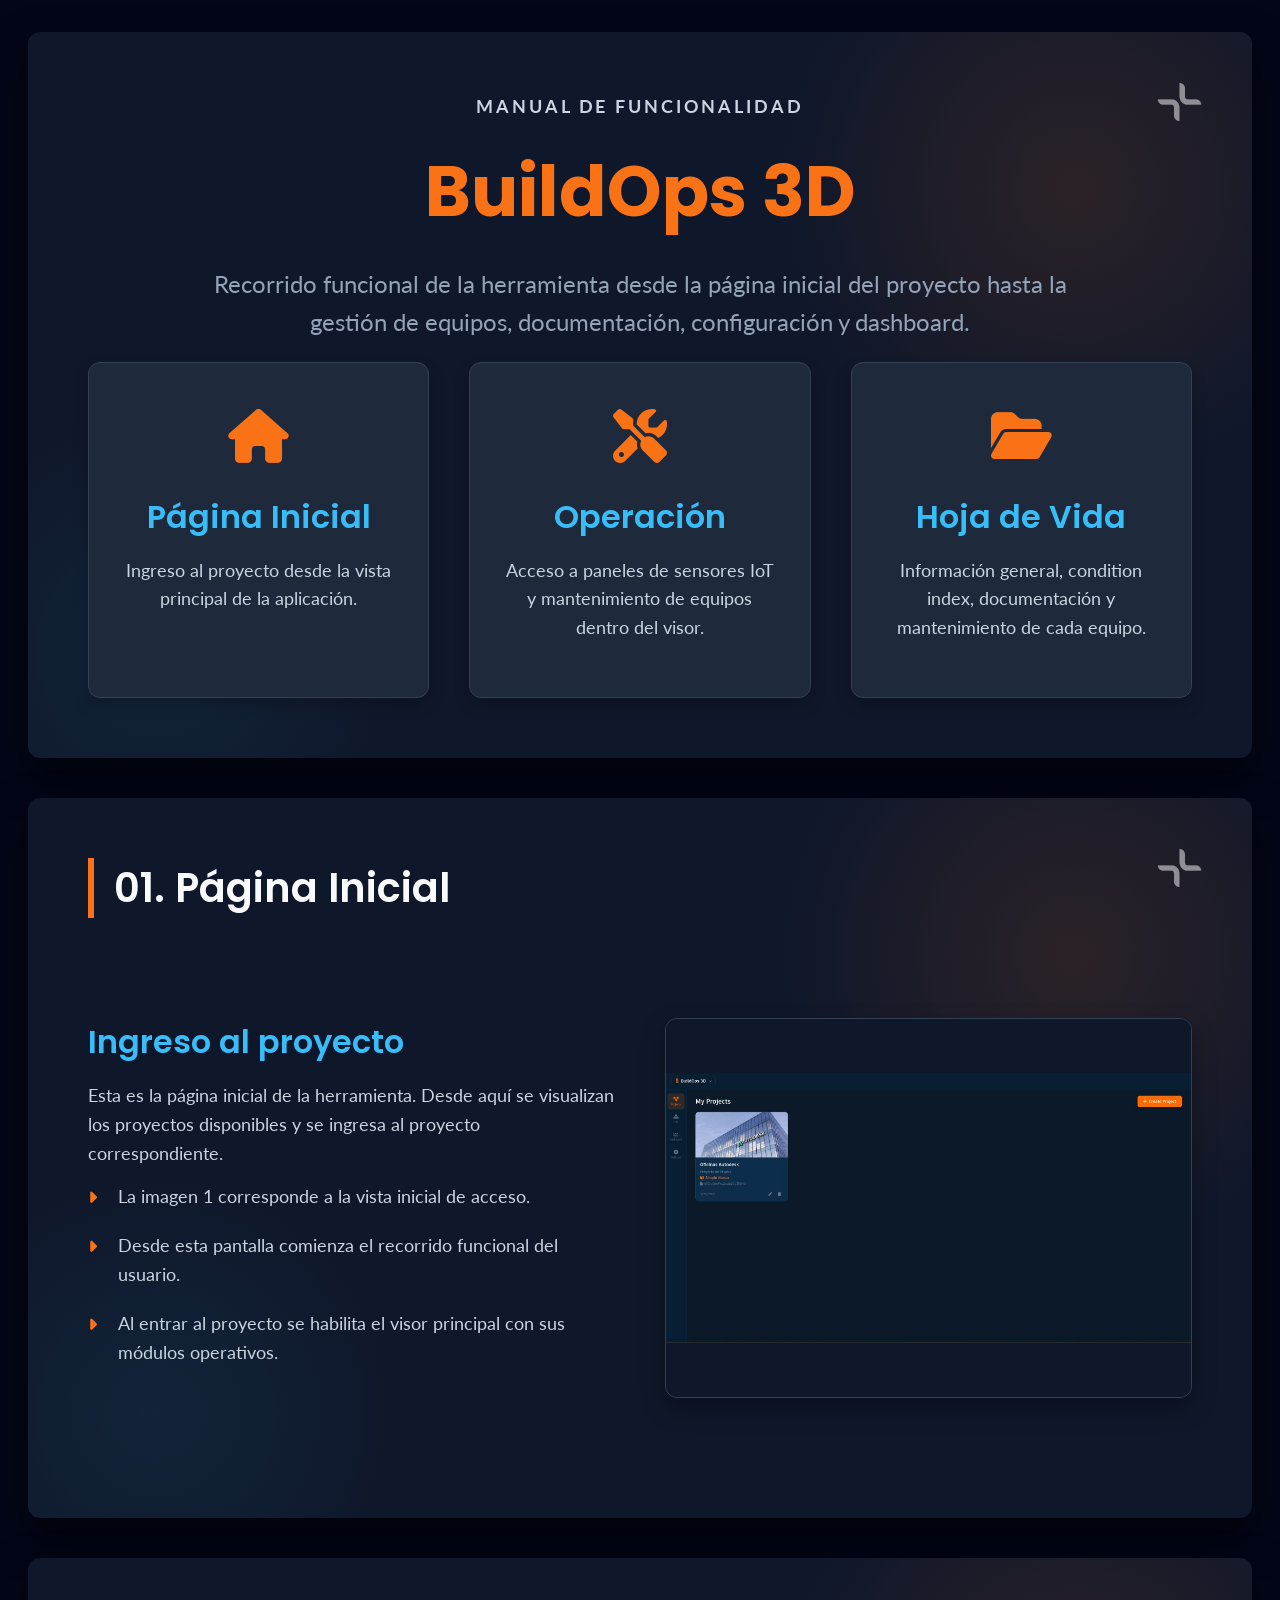
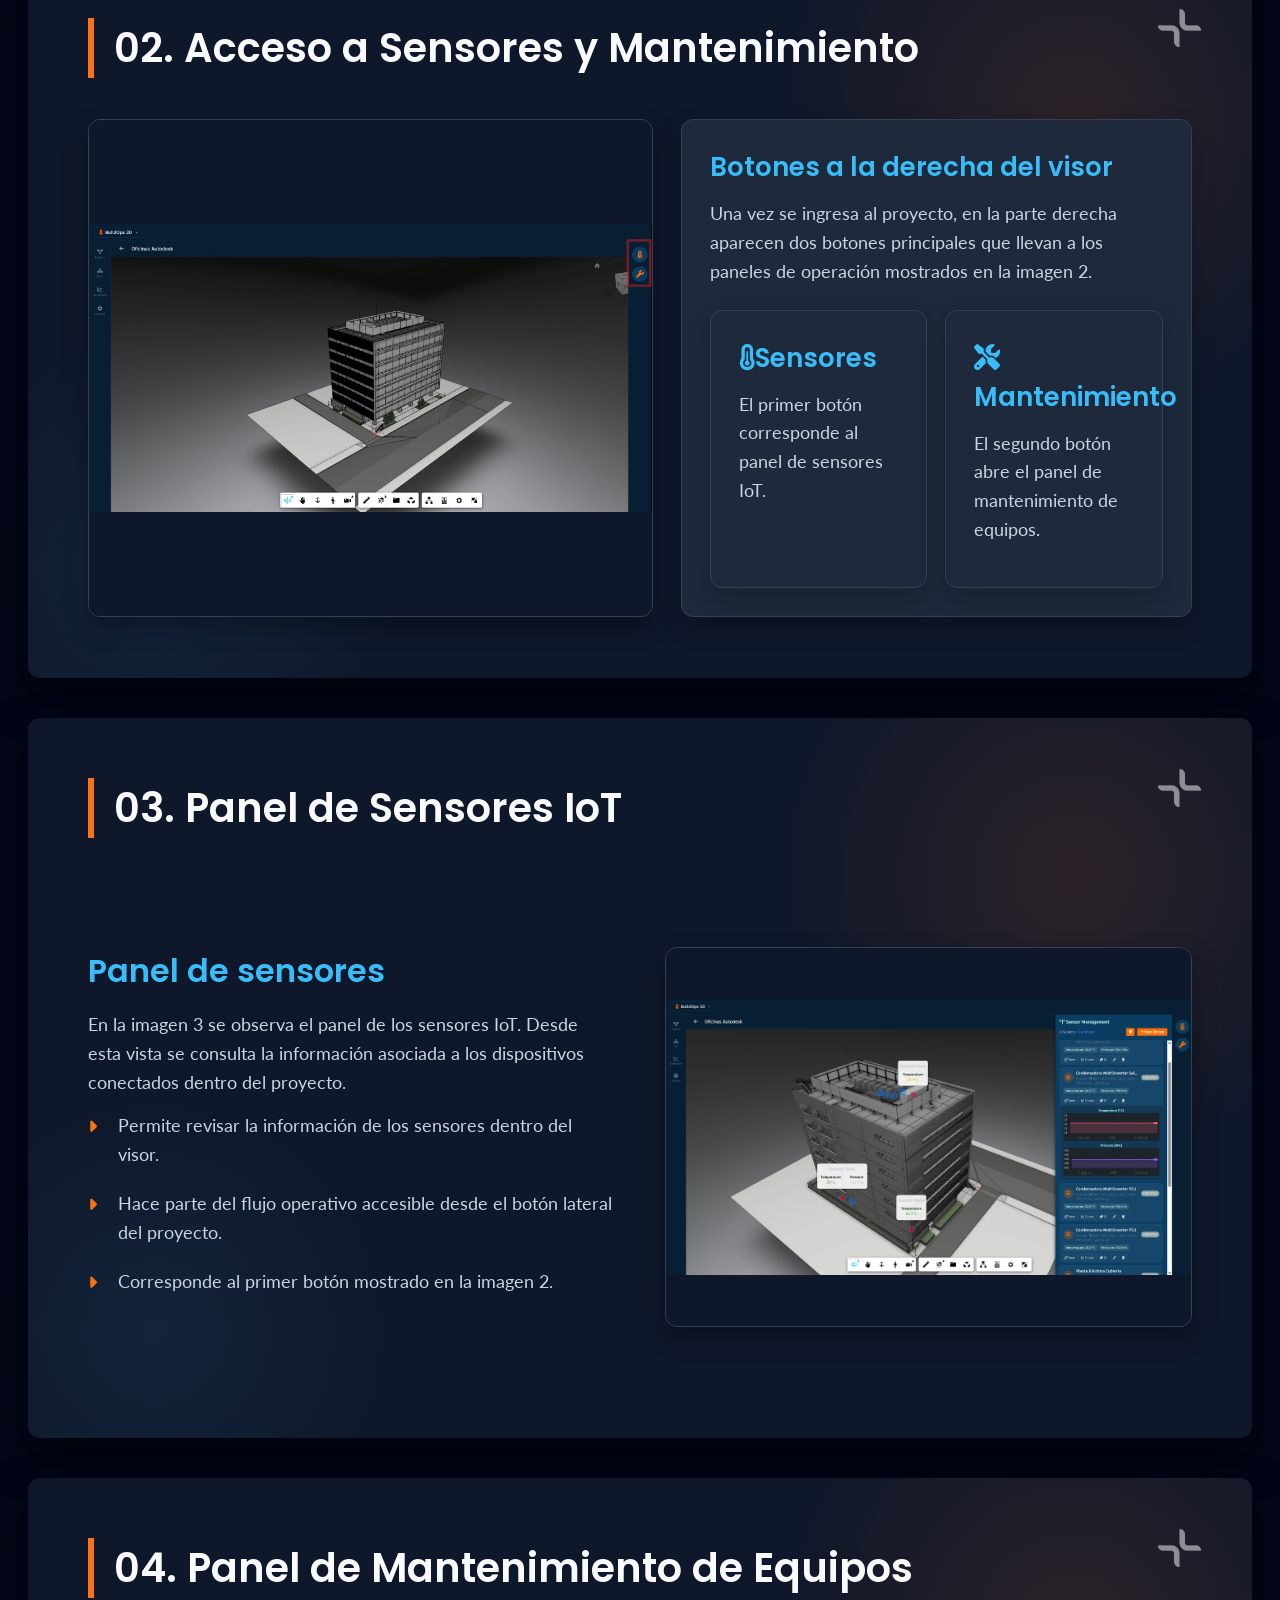
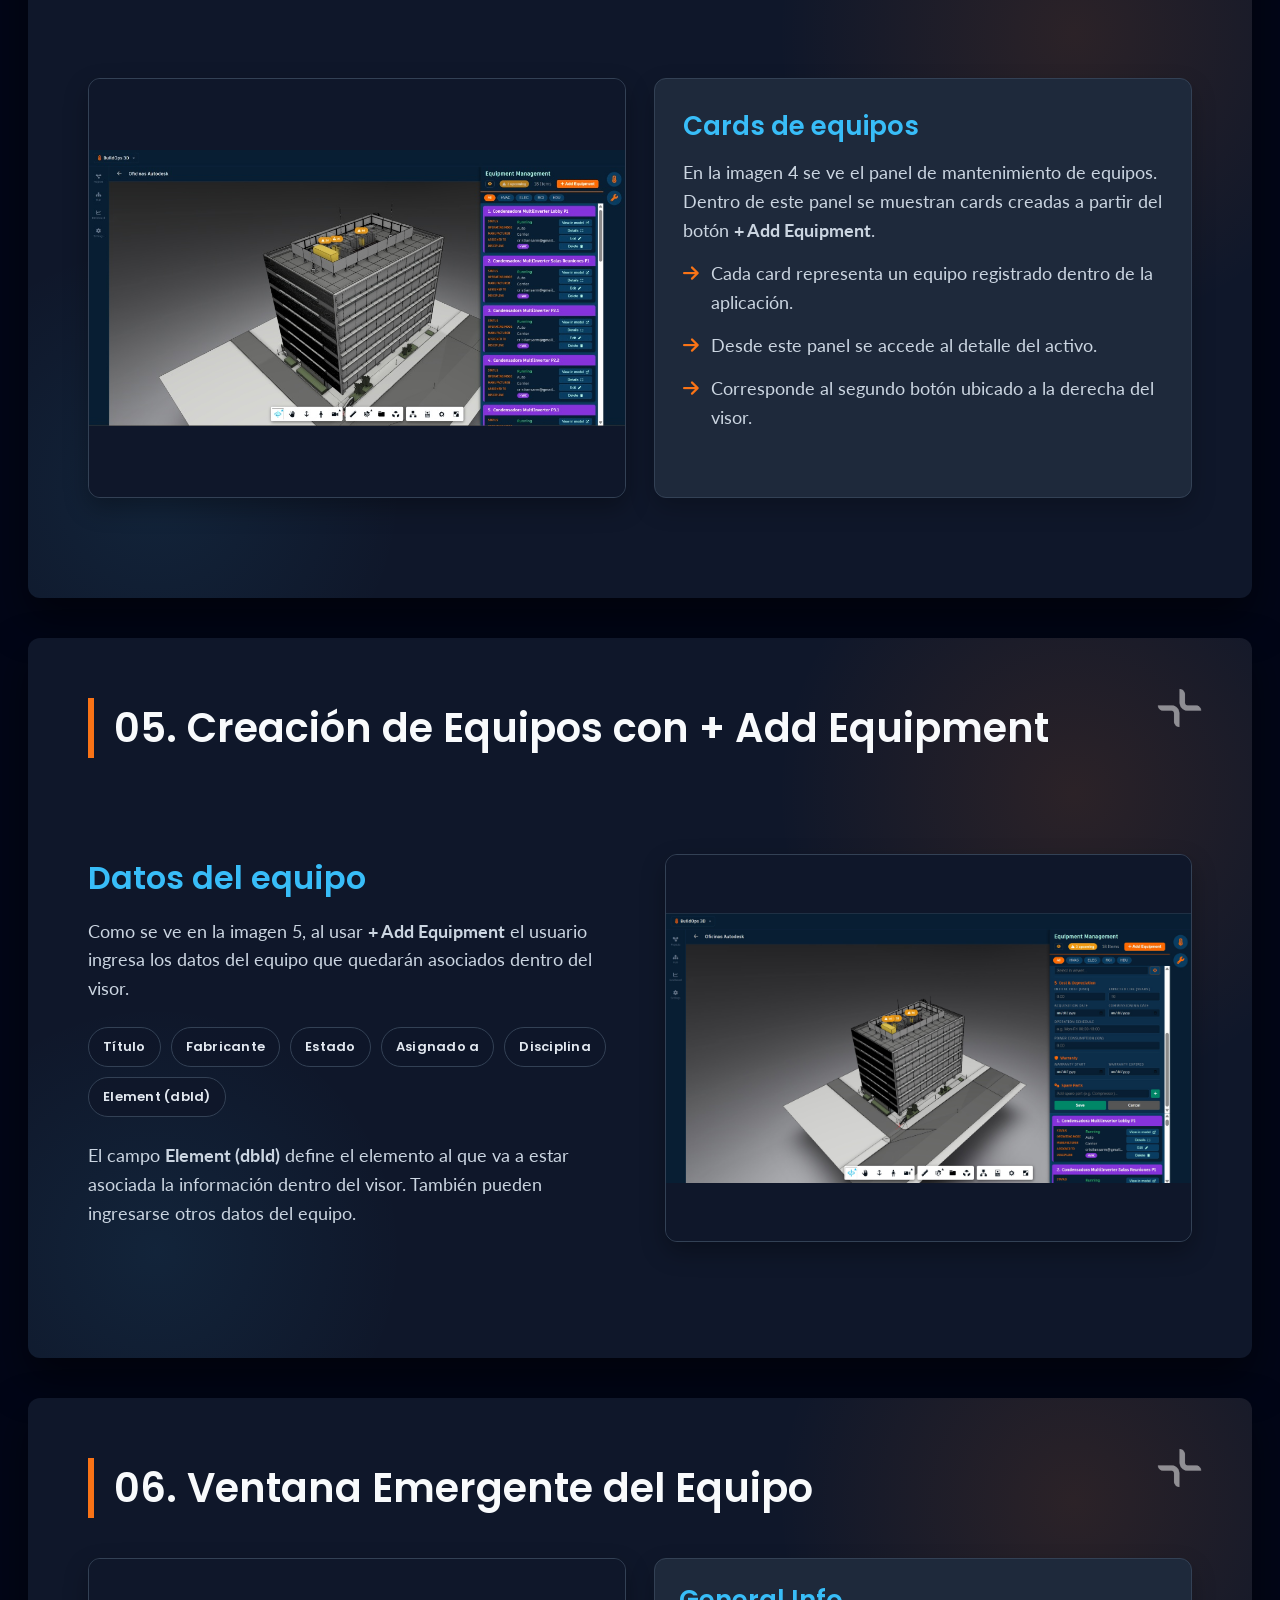
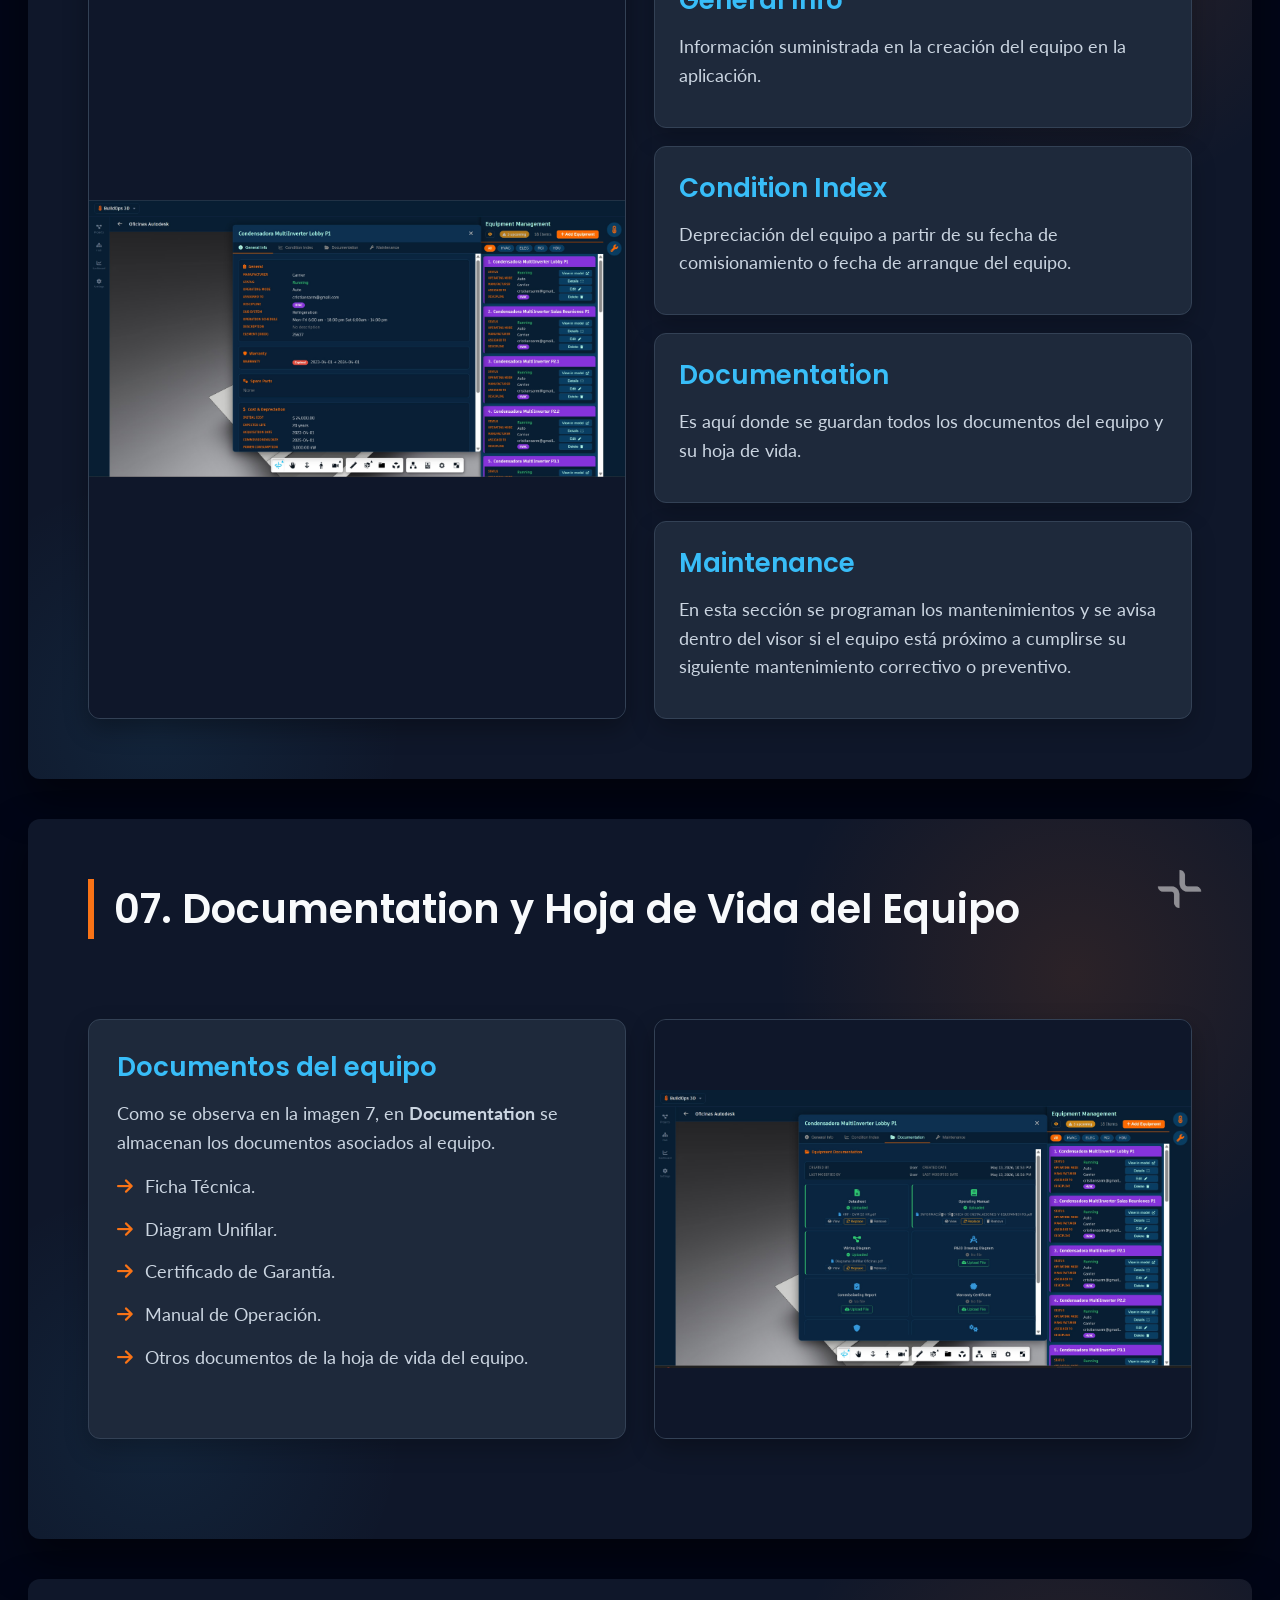
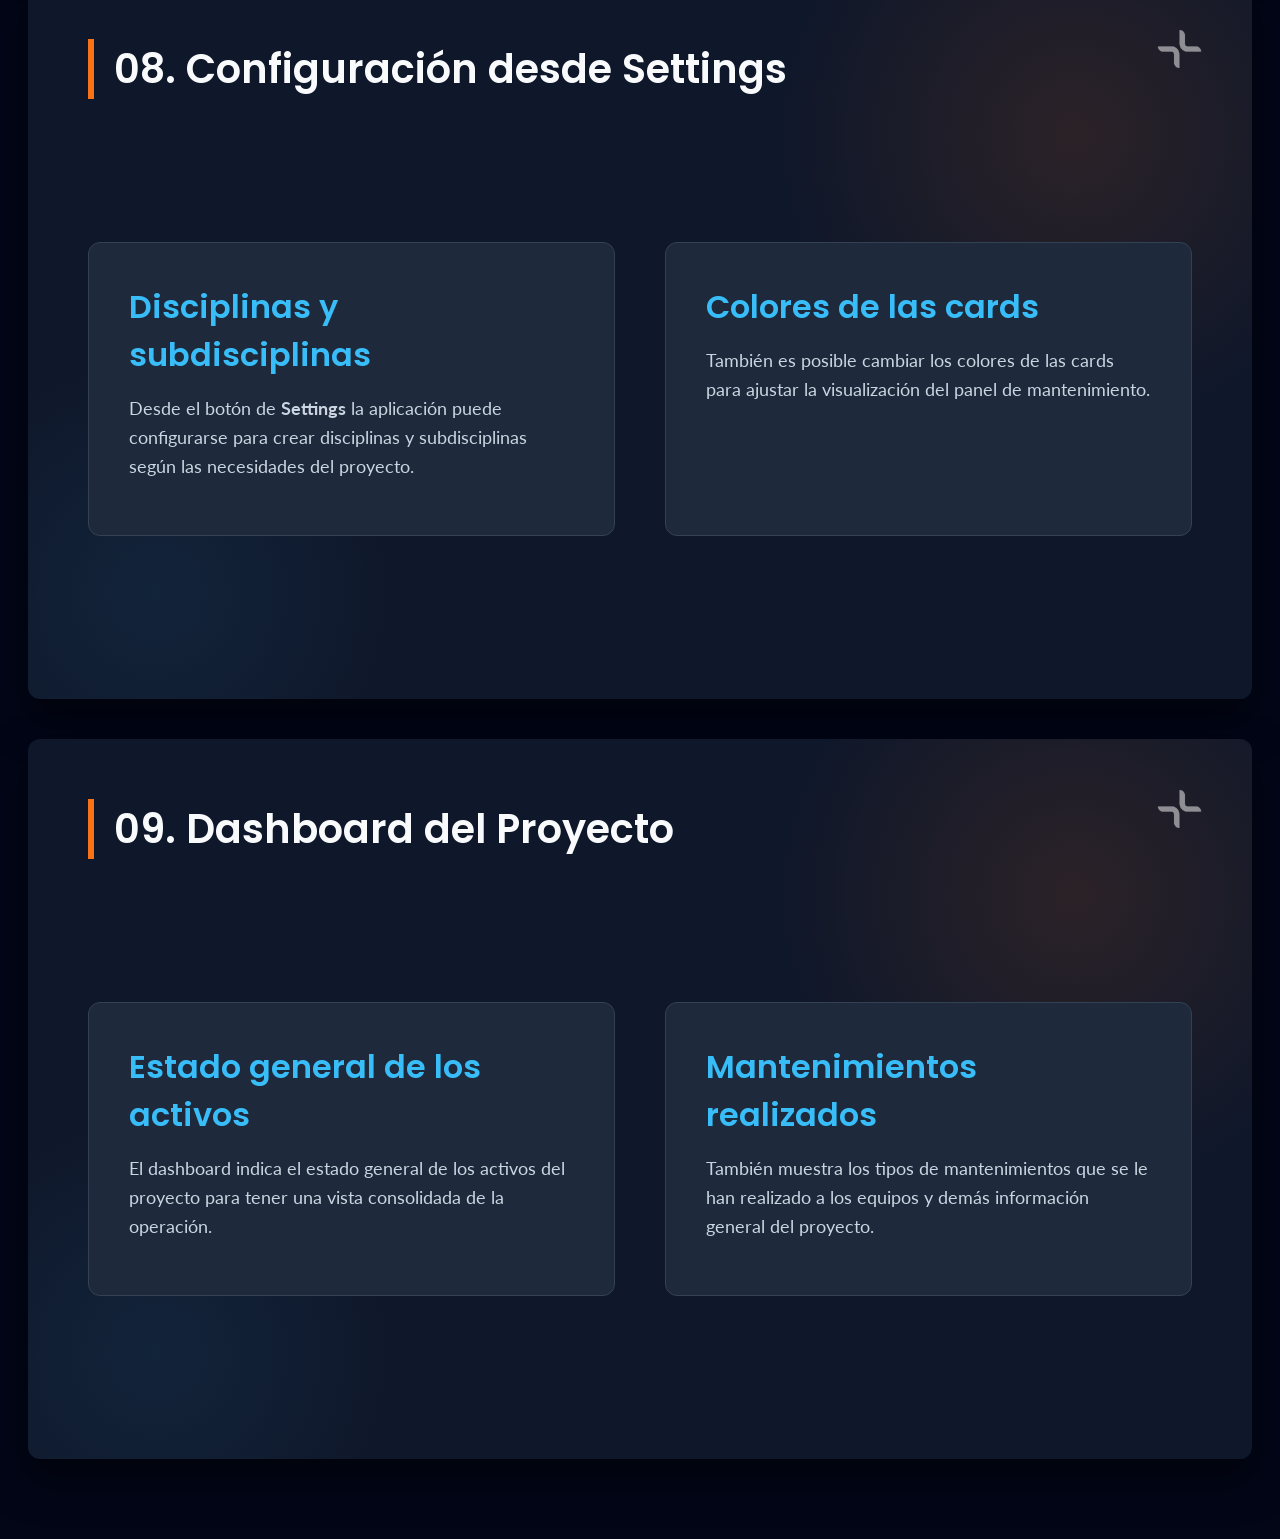
<file: manual.html>
<!DOCTYPE html>
<html lang="es">
<head>
    <meta charset="UTF-8">
    <meta name="viewport" content="width=device-width, initial-scale=1.0">
    <title>BuildOps 3D - Manual Interactivo</title>
    <link rel="preconnect" href="https://fonts.googleapis.com">
    <link rel="preconnect" href="https://fonts.gstatic.com" crossorigin>
    <link href="https://fonts.googleapis.com/css2?family=Poppins:wght@400;600;700&family=Lato:wght@400;700&display=swap" rel="stylesheet">
    <link rel="stylesheet" href="https://cdnjs.cloudflare.com/ajax/libs/font-awesome/6.5.1/css/all.min.css">
    <link rel="stylesheet" href="styles.css">
    <style>
        html {
            scroll-behavior: smooth;
        }

        body {
            padding: 32px 0 80px;
        }

        .slide-container {
            height: auto;
            min-height: 720px;
            width: min(1280px, calc(100vw - 56px));
        }

        .manual-nav {
            position: fixed;
            top: 24px;
            right: 24px;
            z-index: 120;
            display: flex;
            gap: 10px;
            flex-wrap: wrap;
            justify-content: flex-end;
            max-width: 520px;
        }

        .manual-nav a {
            background-color: rgba(15, 23, 42, 0.92);
            border: 1px solid #334155;
            border-radius: 999px;
            color: #cbd5e1;
            font-family: 'Poppins', sans-serif;
            font-size: 12px;
            font-weight: 600;
            letter-spacing: 0.04em;
            padding: 10px 14px;
            text-decoration: none;
            text-transform: uppercase;
            transition: transform 0.2s ease, border-color 0.2s ease, color 0.2s ease;
        }

        .manual-nav a:hover {
            border-color: #f97316;
            color: #f8fafc;
            transform: translateY(-1px);
        }

        .manual-hero {
            text-align: center;
        }

        .manual-hero .subtitle {
            max-width: 900px;
        }

        .eyebrow {
            color: #38bdf8;
            font-family: 'Poppins', sans-serif;
            font-size: 14px;
            font-weight: 700;
            letter-spacing: 0.16em;
            margin-bottom: 18px;
            text-transform: uppercase;
        }

        .module-grid,
        .manual-stack,
        .detail-grid,
        .doc-grid {
            align-items: stretch;
            display: grid;
            gap: 28px;
            width: 100%;
        }

        .module-grid {
            grid-template-columns: 1.05fr 0.95fr;
        }

        .manual-stack,
        .detail-grid,
        .doc-grid {
            grid-template-columns: repeat(2, minmax(0, 1fr));
        }

        .manual-card,
        .info-card,
        .doc-card,
        .stat-card {
            background-color: #1e293b;
            border: 1px solid #334155;
            border-radius: 12px;
            box-shadow: 0 10px 25px rgba(0, 0, 0, 0.22);
        }

        .manual-card,
        .doc-card,
        .stat-card {
            padding: 28px;
        }

        .info-card {
            padding: 22px 24px;
        }

        .manual-card h3,
        .info-card h3,
        .doc-card h3,
        .stat-card h3 {
            font-size: 26px;
            margin-bottom: 12px;
        }

        .info-stack {
            display: grid;
            gap: 18px;
        }

        .manual-list {
            list-style: none;
            margin: 0;
            padding: 0;
        }

        .manual-list li {
            padding-left: 28px;
            position: relative;
        }

        .manual-list li + li {
            margin-top: 14px;
        }

        .manual-list li::before {
            color: #f97316;
            content: '\f061';
            font-family: 'Font Awesome 6 Free';
            font-weight: 900;
            left: 0;
            position: absolute;
            top: 1px;
        }

        .field-cloud {
            display: flex;
            flex-wrap: wrap;
            gap: 10px;
            margin: 24px 0;
        }

        .field-tag {
            background-color: rgba(15, 23, 42, 0.9);
            border: 1px solid #334155;
            border-radius: 999px;
            color: #e2e8f0;
            display: inline-flex;
            font-family: 'Poppins', sans-serif;
            font-size: 13px;
            font-weight: 600;
            letter-spacing: 0.02em;
            padding: 9px 14px;
        }

        .stat-grid {
            display: grid;
            gap: 18px;
            grid-template-columns: repeat(2, minmax(0, 1fr));
            margin-top: 24px;
        }

        .module-grid .image-wrapper,
        .manual-stack .image-wrapper,
        .detail-grid .image-wrapper,
        .doc-grid .image-wrapper {
            min-height: 420px;
        }

        @media (max-width: 1100px) {
            .manual-nav {
                left: 24px;
                max-width: none;
                right: 24px;
            }

            .slide-container {
                padding: 88px 28px 40px;
                width: calc(100vw - 32px);
            }

            .module-grid,
            .manual-stack,
            .detail-grid,
            .doc-grid,
            .two-column,
            .tiled-content,
            .stat-grid {
                display: grid;
                grid-template-columns: 1fr;
            }

            .tiled-content {
                gap: 24px;
            }

            .slide-container .slide-title {
                font-size: 34px;
            }

            .title-layout .title-logo {
                height: 72px;
            }
        }

        @media (max-width: 720px) {
            body {
                gap: 24px;
                padding-top: 86px;
            }

            .manual-nav {
                backdrop-filter: blur(12px);
                background-color: rgba(2, 6, 23, 0.82);
                border-bottom: 1px solid #1e293b;
                justify-content: flex-start;
                left: 0;
                padding: 12px 14px;
                right: 0;
                top: 0;
            }

            .manual-nav a {
                font-size: 11px;
                padding: 8px 12px;
            }

            .slide-container {
                min-height: auto;
                padding: 32px 20px;
                width: calc(100vw - 20px);
            }

            .slide-container h1 {
                font-size: 48px;
            }

            .slide-container .subtitle {
                font-size: 20px;
            }
        }
    </style>
</head>
<body>
<!-- 
<nav class="manual-nav" aria-label="Navegación del manual">
    <a href="#slide1">Inicio</a>
    <a href="#slide2">Página Inicial</a>
    <a href="#slide3">Visor</a>
    <a href="#slide4">Sensores</a>
    <a href="#slide5">Mantenimiento</a>
    <a href="#slide6">Equipos</a>
    <a href="#slide7">Detalle</a>
    <a href="#slide8">Documentos</a>
    <a href="#slide9">Settings</a>
    <a href="#slide10">Dashboard</a>
</nav> -->

<div class="slide-container manual-hero" id="slide1">
    <div class="title-layout">
        <p class="eyebrow">Manual de funcionalidad</p>
        <h1 class="title-brand">
            <!-- <img class="title-logo" src="05. IMAGOTIPO BLANCO AREA RESERVA.png" alt="OTTO" onerror="this.style.display='none'"> -->
            <span>BuildOps 3D</span>
        </h1>
        <p class="subtitle">Recorrido funcional de la herramienta desde la página inicial del proyecto hasta la gestión de equipos, documentación, configuración y dashboard.</p>
    </div>

    <div class="tiled-content">
        <div class="tile">
            <div class="icon"><i class="fa-solid fa-house"></i></div>
            <h3>Página Inicial</h3>
            <p>Ingreso al proyecto desde la vista principal de la aplicación.</p>
        </div>
        <div class="tile">
            <div class="icon"><i class="fa-solid fa-screwdriver-wrench"></i></div>
            <h3>Operación</h3>
            <p>Acceso a paneles de sensores IoT y mantenimiento de equipos dentro del visor.</p>
        </div>
        <div class="tile">
            <div class="icon"><i class="fa-solid fa-folder-open"></i></div>
            <h3>Hoja de Vida</h3>
            <p>Información general, condition index, documentación y mantenimiento de cada equipo.</p>
        </div>
    </div>

    <img class="watermark" src="04. MONOGRAMA BLANCO AREA RESERVA.png" alt="OTTO" onerror="this.style.display='none'">
</div>

<div class="slide-container" id="slide2">
    <h2 class="slide-title">01. Página Inicial</h2>
    <div class="content-area">
        <div class="two-column">
            <div>
                <h3>Ingreso al proyecto</h3>
                <p>Esta es la página inicial de la herramienta. Desde aquí se visualizan los proyectos disponibles y se ingresa al proyecto correspondiente.</p>
                <ul>
                    <li>La imagen 1 corresponde a la vista inicial de acceso.</li>
                    <li>Desde esta pantalla comienza el recorrido funcional del usuario.</li>
                    <li>Al entrar al proyecto se habilita el visor principal con sus módulos operativos.</li>
                </ul>
            </div>
            <div class="image-wrapper">
                <img src="Imagen1.jpg" alt="Página inicial del proyecto" onerror="this.style.display='none'">
            </div>
        </div>
    </div>
    <img class="watermark" src="04. MONOGRAMA BLANCO AREA RESERVA.png" alt="OTTO" onerror="this.style.display='none'">
</div>

<div class="slide-container" id="slide3">
    <h2 class="slide-title">02. Acceso a Sensores y Mantenimiento</h2>
    <div class="content-area">
        <div class="module-grid">
            <div class="image-wrapper">
                <img src="Imagen2.jpg" alt="Botones del visor para sensores y mantenimiento" onerror="this.style.display='none'">
            </div>
            <div class="manual-card">
                <h3>Botones a la derecha del visor</h3>
                <p>Una vez se ingresa al proyecto, en la parte derecha aparecen dos botones principales que llevan a los paneles de operación mostrados en la imagen 2.</p>
                <div class="stat-grid">
                    <div class="stat-card">
                        <h3><i class="fa-solid fa-temperature-three-quarters"></i>Sensores</h3>
                        <p>El primer botón corresponde al panel de sensores IoT.</p>
                    </div>
                    <div class="stat-card">
                        <h3><i class="fa-solid fa-screwdriver-wrench"></i>Mantenimiento</h3>
                        <p>El segundo botón abre el panel de mantenimiento de equipos.</p>
                    </div>
                </div>
            </div>
        </div>
    </div>
    <img class="watermark" src="04. MONOGRAMA BLANCO AREA RESERVA.png" alt="OTTO" onerror="this.style.display='none'">
</div>

<div class="slide-container" id="slide4">
    <h2 class="slide-title">03. Panel de Sensores IoT</h2>
    <div class="content-area">
        <div class="two-column">
            <div>
                <h3>Panel de sensores</h3>
                <p>En la imagen 3 se observa el panel de los sensores IoT. Desde esta vista se consulta la información asociada a los dispositivos conectados dentro del proyecto.</p>
                <ul>
                    <li>Permite revisar la información de los sensores dentro del visor.</li>
                    <li>Hace parte del flujo operativo accesible desde el botón lateral del proyecto.</li>
                    <li>Corresponde al primer botón mostrado en la imagen 2.</li>
                </ul>
            </div>
            <div class="image-wrapper">
                <img src="Imagen3.jpg" alt="Panel de sensores IoT" onerror="this.style.display='none'">
            </div>
        </div>
    </div>
    <img class="watermark" src="04. MONOGRAMA BLANCO AREA RESERVA.png" alt="OTTO" onerror="this.style.display='none'">
</div>

<div class="slide-container" id="slide5">
    <h2 class="slide-title">04. Panel de Mantenimiento de Equipos</h2>
    <div class="content-area">
        <div class="manual-stack">
            <div class="image-wrapper">
                <img src="Imagen4.jpg" alt="Panel de mantenimiento por tarjetas" onerror="this.style.display='none'">
            </div>
            <div class="manual-card">
                <h3>Cards de equipos</h3>
                <p>En la imagen 4 se ve el panel de mantenimiento de equipos. Dentro de este panel se muestran cards creadas a partir del botón <strong>+ Add Equipment</strong>.</p>
                <ul class="manual-list">
                    <li>Cada card representa un equipo registrado dentro de la aplicación.</li>
                    <li>Desde este panel se accede al detalle del activo.</li>
                    <li>Corresponde al segundo botón ubicado a la derecha del visor.</li>
                </ul>
            </div>
        </div>
    </div>
    <img class="watermark" src="04. MONOGRAMA BLANCO AREA RESERVA.png" alt="OTTO" onerror="this.style.display='none'">
</div>

<div class="slide-container" id="slide6">
    <h2 class="slide-title">05. Creación de Equipos con + Add Equipment</h2>
    <div class="content-area">
        <div class="two-column">
            <div>
                <h3>Datos del equipo</h3>
                <p>Como se ve en la imagen 5, al usar <strong>+ Add Equipment</strong> el usuario ingresa los datos del equipo que quedarán asociados dentro del visor.</p>
                <div class="field-cloud">
                    <span class="field-tag">Título</span>
                    <span class="field-tag">Fabricante</span>
                    <span class="field-tag">Estado</span>
                    <span class="field-tag">Asignado a</span>
                    <span class="field-tag">Disciplina</span>
                    <span class="field-tag">Element (dbId)</span>
                </div>
                <p>El campo <strong>Element (dbId)</strong> define el elemento al que va a estar asociada la información dentro del visor. También pueden ingresarse otros datos del equipo.</p>
            </div>
            <div class="image-wrapper">
                <img src="Imagen5.jpg" alt="Formulario para crear equipos" onerror="this.style.display='none'">
            </div>
        </div>
    </div>
    <img class="watermark" src="04. MONOGRAMA BLANCO AREA RESERVA.png" alt="OTTO" onerror="this.style.display='none'">
</div>

<div class="slide-container" id="slide7">
    <h2 class="slide-title">06. Ventana Emergente del Equipo</h2>
    <div class="content-area">
        <div class="detail-grid">
            <div class="image-wrapper">
                <img src="Imagen6.jpg" alt="Ventana emergente con información del equipo" onerror="this.style.display='none'">
            </div>
            <div class="info-stack">
                <div class="info-card">
                    <h3>General Info</h3>
                    <p>Información suministrada en la creación del equipo en la aplicación.</p>
                </div>
                <div class="info-card">
                    <h3>Condition Index</h3>
                    <p>Depreciación del equipo a partir de su fecha de comisionamiento o fecha de arranque del equipo.</p>
                </div>
                <div class="info-card">
                    <h3>Documentation</h3>
                    <p>Es aquí donde se guardan todos los documentos del equipo y su hoja de vida.</p>
                </div>
                <div class="info-card">
                    <h3>Maintenance</h3>
                    <p>En esta sección se programan los mantenimientos y se avisa dentro del visor si el equipo está próximo a cumplirse su siguiente mantenimiento correctivo o preventivo.</p>
                </div>
            </div>
        </div>
    </div>
    <img class="watermark" src="04. MONOGRAMA BLANCO AREA RESERVA.png" alt="OTTO" onerror="this.style.display='none'">
</div>

<div class="slide-container" id="slide8">
    <h2 class="slide-title">07. Documentation y Hoja de Vida del Equipo</h2>
    <div class="content-area">
        <div class="doc-grid">
            <div class="doc-card">
                <h3>Documentos del equipo</h3>
                <p>Como se observa en la imagen 7, en <strong>Documentation</strong> se almacenan los documentos asociados al equipo.</p>
                <ul class="manual-list">
                    <li>Ficha Técnica.</li>
                    <li>Diagram Unifilar.</li>
                    <li>Certificado de Garantía.</li>
                    <li>Manual de Operación.</li>
                    <li>Otros documentos de la hoja de vida del equipo.</li>
                </ul>
            </div>
            <div class="image-wrapper">
                <img src="Imagen7.jpg" alt="Panel de documentación del equipo" onerror="this.style.display='none'">
            </div>
        </div>
    </div>
    <img class="watermark" src="04. MONOGRAMA BLANCO AREA RESERVA.png" alt="OTTO" onerror="this.style.display='none'">
</div>

<div class="slide-container" id="slide9">
    <h2 class="slide-title">08. Configuración desde Settings</h2>
    <div class="content-area">
        <div class="two-column tiled">
            <div>
                <h3>Disciplinas y subdisciplinas</h3>
                <p>Desde el botón de <strong>Settings</strong> la aplicación puede configurarse para crear disciplinas y subdisciplinas según las necesidades del proyecto.</p>
            </div>
            <div>
                <h3>Colores de las cards</h3>
                <p>También es posible cambiar los colores de las cards para ajustar la visualización del panel de mantenimiento.</p>
            </div>
        </div>
    </div>
    <img class="watermark" src="04. MONOGRAMA BLANCO AREA RESERVA.png" alt="OTTO" onerror="this.style.display='none'">
</div>

<div class="slide-container" id="slide10">
    <h2 class="slide-title">09. Dashboard del Proyecto</h2>
    <div class="content-area">
        <div class="two-column tiled">
            <div>
                <h3>Estado general de los activos</h3>
                <p>El dashboard indica el estado general de los activos del proyecto para tener una vista consolidada de la operación.</p>
            </div>
            <div>
                <h3>Mantenimientos realizados</h3>
                <p>También muestra los tipos de mantenimientos que se le han realizado a los equipos y demás información general del proyecto.</p>
            </div>
        </div>
    </div>
    <img class="watermark" src="04. MONOGRAMA BLANCO AREA RESERVA.png" alt="OTTO" onerror="this.style.display='none'">
</div>

<script src="script.js"></script>
</body>
</html>
</file>
<file: styles.css>
/* 1. CONFIGURACION Y PRINCIPIOS DE DISENO CORE */
* { box-sizing: border-box; }
p { margin: 0; margin-bottom: 15px; }
body {
    background-color: #020617;
    display: grid;
    gap: 40px;
    grid-template-columns: 1fr;
    margin: 0;
    min-height: 100vh;
    padding: 40px 0;
    place-items: center;
}

/* Contenedor de Diapositiva (Dark Theme) */
.slide-container {
    align-items: center;
    background-color: #0f172a;
    border-radius: 12px;
    box-shadow: 0 20px 40px rgba(0, 0, 0, 0.5);
    display: flex;
    flex-direction: column;
    font-family: 'Lato', sans-serif;
    height: 720px;
    justify-content: center;
    overflow: hidden;
    padding: 60px;
    position: relative;
    width: 1280px;
}

/* Degradados abstractos para interes visual */
.slide-container::before {
    content: '';
    position: absolute;
    top: -20%;
    right: -10%;
    width: 600px;
    height: 600px;
    background: radial-gradient(circle, rgba(249, 115, 22, 0.12) 0%, rgba(15, 23, 42, 0) 70%);
    border-radius: 50%;
    z-index: 0;
    pointer-events: none;
}
.slide-container::after {
    content: '';
    position: absolute;
    bottom: -20%;
    left: -10%;
    width: 500px;
    height: 500px;
    background: radial-gradient(circle, rgba(56, 189, 248, 0.08) 0%, rgba(15, 23, 42, 0) 70%);
    border-radius: 50%;
    z-index: 0;
    pointer-events: none;
}
.slide-container > * { position: relative; z-index: 1; }

/* 2. TIPOGRAFIA CONSISTENTE */
.slide-container h1, .slide-container h2, .slide-container h3 {
    color: #f8fafc;
    font-weight: 700;
    font-family: 'Poppins', sans-serif;
    margin: 0;
}
.slide-container p, .slide-container li, .slide-container .subtitle, .slide-container .number-label,
.slide-container .legend li, .slide-container .chart-summary, .slide-container th, .slide-container td,
.slide-container .bleed-text-side p {
    color: #cbd5e1;
    font-family: 'Lato', sans-serif;
}
.slide-container h1 { font-size: 70px; }
.slide-container .slide-title {
    font-size: 40px;
    font-weight: 600;
    margin-bottom: 40px;
    text-align: left;
    width: 100%;
    border-left: 6px solid #f97316;
    padding-left: 20px;
    color: #f8fafc;
}
.slide-container h3 { font-size: 32px; font-weight: 600; margin-bottom: 15px; color: #38bdf8; }
.slide-container p, .slide-container li, .slide-container .legend li, .slide-container .chart-summary,
.slide-container th, .slide-container td, .slide-container .bleed-text-side p {
    font-size: 18px;
    line-height: 1.6;
}
.slide-container .subtitle { font-weight: 400; margin: 20px auto; color: #94a3b8; font-size: 24px; }
.slide-container .content-area {
    align-items: center;
    display: flex;
    flex-direction: column;
    flex-grow: 1;
    justify-content: center;
    width: 100%;
}

/* 3. DEFINICIONES DE DISENO (LAYOUTS) */
.title-layout { text-align: center; max-width: 900px; }
.title-layout .title-brand {
    align-items: center;
    display: flex;
    flex-wrap: wrap;
    gap: 18px;
    justify-content: center;
}
.title-layout .title-logo {
    display: block;
    height: 86px;
    max-width: 360px;
    object-fit: contain;
    width: auto;
}
.title-layout h1 span { color: #f97316; }
.two-column { align-items: flex-start; display: grid; grid-template-columns: 1fr 1fr; gap: 50px; width: 100%; }
.two-column.tiled { align-items: stretch; }
.two-column.tiled > div {
    background-color: #1e293b;
    border-radius: 12px;
    border: 1px solid #334155;
    padding: 40px;
    text-align: left;
}
.two-column ul { list-style: none; margin: 0; padding-left: 0; }
.two-column li { margin-bottom: 20px; position: relative; padding-left: 30px; }
.two-column li::before {
    content: '\f0da';
    font-family: 'Font Awesome 6 Free';
    font-weight: 900;
    position: absolute;
    left: 0;
    top: 2px;
    color: #f97316;
}

/* Estilos de Imagen */
.image-wrapper {
    background-color: #1e293b;
    border-radius: 12px;
    display: flex;
    align-items: center;
    justify-content: center;
    box-shadow: 0 10px 25px rgba(0,0,0,0.3);
    width: 100%;
    height: 100%;
    overflow: hidden;
    border: 1px solid #334155;
    min-height: 380px;
    position: relative;
}
/* Fallback styling for when images don't load in preview */
.image-wrapper::after {
    content: "Imagen Local (Descarga el HTML para verla)";
    position: absolute;
    color: #64748b;
    font-size: 16px;
    z-index: 0;
    text-align: center;
    padding: 20px;
}
.image-wrapper img {
    width: 100%;
    height: 100%;
    object-fit: contain;
    z-index: 1;
    background-color: #0f172a;
}

.image-gallery-grid {
    display: grid;
    gap: 18px;
    grid-template-columns: repeat(2, minmax(0, 1fr));
    width: 100%;
}
.image-gallery-grid .image-wrapper {
    min-height: 180px;
}
.image-gallery-grid .image-wrapper:first-child {
    grid-column: 1 / -1;
    min-height: 220px;
}
.image-gallery-grid .image-wrapper img {
    object-fit: cover;
}

.tiled-content { align-items: stretch; display: flex; gap: 40px; justify-content: center; width: 100%; }
.tile {
    align-items: center;
    background-color: #1e293b;
    border-radius: 12px;
    border: 1px solid #334155;
    display: flex;
    flex-direction: column;
    flex: 1;
    justify-content: flex-start;
    padding: 40px 30px;
    text-align: center;
    box-shadow: 0 8px 16px rgba(0,0,0,0.2);
}
.tile .icon { color: #f97316; font-size: 54px; margin-bottom: 25px; }

/* Titulo de Seccion Central */
.section-title-layout {
    align-items: center;
    display: flex;
    flex-direction: column;
    height: 100%;
    justify-content: center;
    text-align: center;
    width: 100%;
}
.section-title-layout h2 { font-size: 60px; margin-bottom: 20px; color: #f8fafc; }
.section-title-layout p { font-size: 24px; margin: 0 auto; max-width: 800px; color: #94a3b8; }
.section-title-layout hr { background-color: #f97316; border: none; height: 5px; margin: 30px auto; width: 120px; }

/* Tablas */
.table-layout { width: 100%; }
.table-layout table {
    border-collapse: collapse;
    width: 100%;
    background-color: #1e293b;
    border-radius: 12px;
    overflow: hidden;
    box-shadow: 0 10px 20px rgba(0,0,0,0.2);
}
.table-layout th, .table-layout td { border-bottom: 1px solid #334155; padding: 20px 24px; text-align: left; }
.table-layout th { background-color: #0f172a; color: #f8fafc; font-size: 22px; font-weight: 700; border-bottom: 3px solid #f97316; }
.table-layout tr:last-child td { border-bottom: none; }
.table-layout td { font-size: 18px; color: #cbd5e1; }

/* Numeros Resaltados (ROI) */
.highlight-numbers-layout { align-items: center; }
.highlight-numbers-layout > div:first-child { flex: 0 0 45%; text-align: center; }
.highlight-numbers-layout .number {
    color: #10b981;
    font-size: 160px;
    font-weight: 700;
    font-family: 'Poppins', sans-serif;
    line-height: 1;
    text-shadow: 0 10px 30px rgba(16, 185, 129, 0.2);
}
.highlight-numbers-layout .number-label { font-size: 28px; font-weight: 700; color: #f8fafc; margin-top: 10px; }

/* Grafico de Dona */
.chart-container { display: flex; flex-direction: column; gap: 20px; width: 100%; }
.doughnut-chart-container { align-items: center; display: flex; gap: 80px; justify-content: center; width: 100%; }
.doughnut-chart {
    border-radius: 50%;
    height: 380px;
    width: 380px;
    box-shadow: 0 10px 25px rgba(0,0,0,0.3);
    border: 8px solid #1e293b;
}
.legend { display: flex; flex-direction: column; gap: 20px; list-style: none; margin: 0; padding: 0; }
.legend li { align-items: center; color: #f8fafc; display: flex; font-size: 20px; }
.legend .color-box { border-radius: 4px; height: 24px; margin-right: 15px; width: 24px; }
.chart-summary {
    font-style: normal;
    margin-top: 40px;
    max-width: 80%;
    text-align: center;
    background-color: #1e293b;
    padding: 20px;
    border-radius: 8px;
    border: 1px solid #334155;
}

/* Linea de Tiempo (Timeline) */
.timeline-layout { align-items: stretch; display: flex; height: stretch; justify-content: space-between; position: relative; width: 100%; margin-top: 40px; }
.timeline-layout .timeline-line { background-color: #334155; height: 4px; left: 0; position: absolute; top: 50%; transform: translateY(-2px); width: 100%; z-index: 0; }
.timeline-item { position: relative; text-align: center; width: 23%; }
.timeline-item::after {
    background-color: #0f172a;
    border-radius: 50%;
    border: 4px solid #f97316;
    content: '';
    height: 24px;
    left: 50%;
    position: absolute;
    top: 50%;
    transform: translate(-50%, -50%);
    width: 24px;
    z-index: 1;
}
.timeline-item .content-wrapper {
    left: 0;
    position: absolute;
    width: 100%;
    background-color: #1e293b;
    padding: 20px;
    border-radius: 8px;
    border: 1px solid #334155;
}
.timeline-item:nth-child(odd) .content-wrapper { bottom: 50%; margin-bottom: 35px; }
.timeline-item:nth-child(even) .content-wrapper { margin-top: 35px; top: 50%; }
.timeline-item h3 { color: #f97316; font-size: 22px; margin-bottom: 10px; }
.timeline-item p { font-size: 16px; }

/* Q&A / Cierre */
.qa-layout { margin: 0 auto; text-align: center; width: 100%; align-self: center; }
.qa-layout h2 { font-size: 80px; margin-bottom: 20px; color: #f97316; }
.qa-layout p { font-size: 26px; color: #cbd5e1; }
.qa-layout .contact-info { color: #38bdf8; font-size: 22px; margin-top: 50px; font-weight: 700; }
.qa-layout .contact-info a { color: #38bdf8; text-decoration: none; transition: color 0.2s ease-in-out; }
.qa-layout .contact-info a:hover { color: #f8fafc; text-decoration: underline; }
.qa-layout .manual-button {
    background-color: #f97316;
    border: 1px solid #f97316;
    border-radius: 999px;
    color: #f8fafc;
    display: inline-block;
    font-family: 'Poppins', sans-serif;
    font-size: 18px;
    font-weight: 700;
    margin-top: 20px;
    padding: 14px 24px;
    text-decoration: none;
    transition: background-color 0.2s ease-in-out, border-color 0.2s ease-in-out, transform 0.2s ease-in-out;
}
.qa-layout .contact-info a.manual-button {
    color: #0f172a;
}
.qa-layout .manual-button:hover {
    background-color: #ea580c;
    border-color: #ea580c;
    color: #f8fafc;
    text-decoration: none;
    transform: translateY(-1px);
}
.qa-layout .contact-info a.manual-button:hover {
    color: #f8fafc;
}

/* Layout con Imagen Completa (Bleed) */
.slide-container.bleed-image-layout { align-items: start; display: grid; gap: 50px; grid-template-columns: repeat(2, minmax(0, 1fr)); padding: 0; }
.slide-container.bleed-image-layout > .content-container { padding: 60px 0 60px 60px; height: 100%; display: flex; flex-direction: column; }
.slide-container.bleed-image-layout > .image-container {
    align-items: center;
    background-color: #1e293b;
    display: flex;
    height: 60%;
    justify-content: center;
    overflow: hidden;
    position: relative;
    width: 100%;
}
.slide-container.bleed-image-layout > .image-container::after {
    content: "Imagen Local (Descarga el HTML para verla)";
    position: absolute;
    color: #64748b;
    font-size: 16px;
    z-index: 0;
    text-align: center;
    padding: 20px;
    top: 50%;
    left: 50%;
    transform: translate(-50%, -50%);
}
.slide-container.bleed-image-layout img.bleed-image-side {
    border-radius: 0 12px 12px 0;
    display: block;
    height: 720px;
    object-fit: contain;
    object-position: center;
    width: 100%;
    z-index: 1;
    position: relative;
    background-color: #0f172a;
}
.slide-container.bleed-image-layout .bleed-text-side { display: flex; flex-direction: column; justify-content: center; flex-grow: 1; }
.slide-container.bleed-image-layout .bleed-text-side p { color: #cbd5e1; line-height: 1.6; margin-bottom: 1.5rem; font-size: 20px; }

#slide4 {
    gap: 18px;
    grid-template-columns: minmax(0, 0.82fr) minmax(0, 1.18fr);
}

#slide4 > .image-container {
    align-self: stretch;
    height: 100%;
    justify-content: center;
    padding: 18px 0 18px 12px;
}

#slide4 img.bleed-image-side {
    height: 100%;
    object-fit: contain;
    object-position: center right;
    width: 100%;
}

/* Marca de agua (Watermark) en la esquina superior derecha */
.watermark {
    position: absolute;
    top: 40px;
    right: 40px;
    width: 65px; /* Ajusta este valor para hacerla más grande o pequeña */
    opacity: 0.5; /* Transparencia al 15% para que sea sutil */
    z-index: 10;
    pointer-events: none; /* Evita interferir con los clics del usuario */
}
</file>
